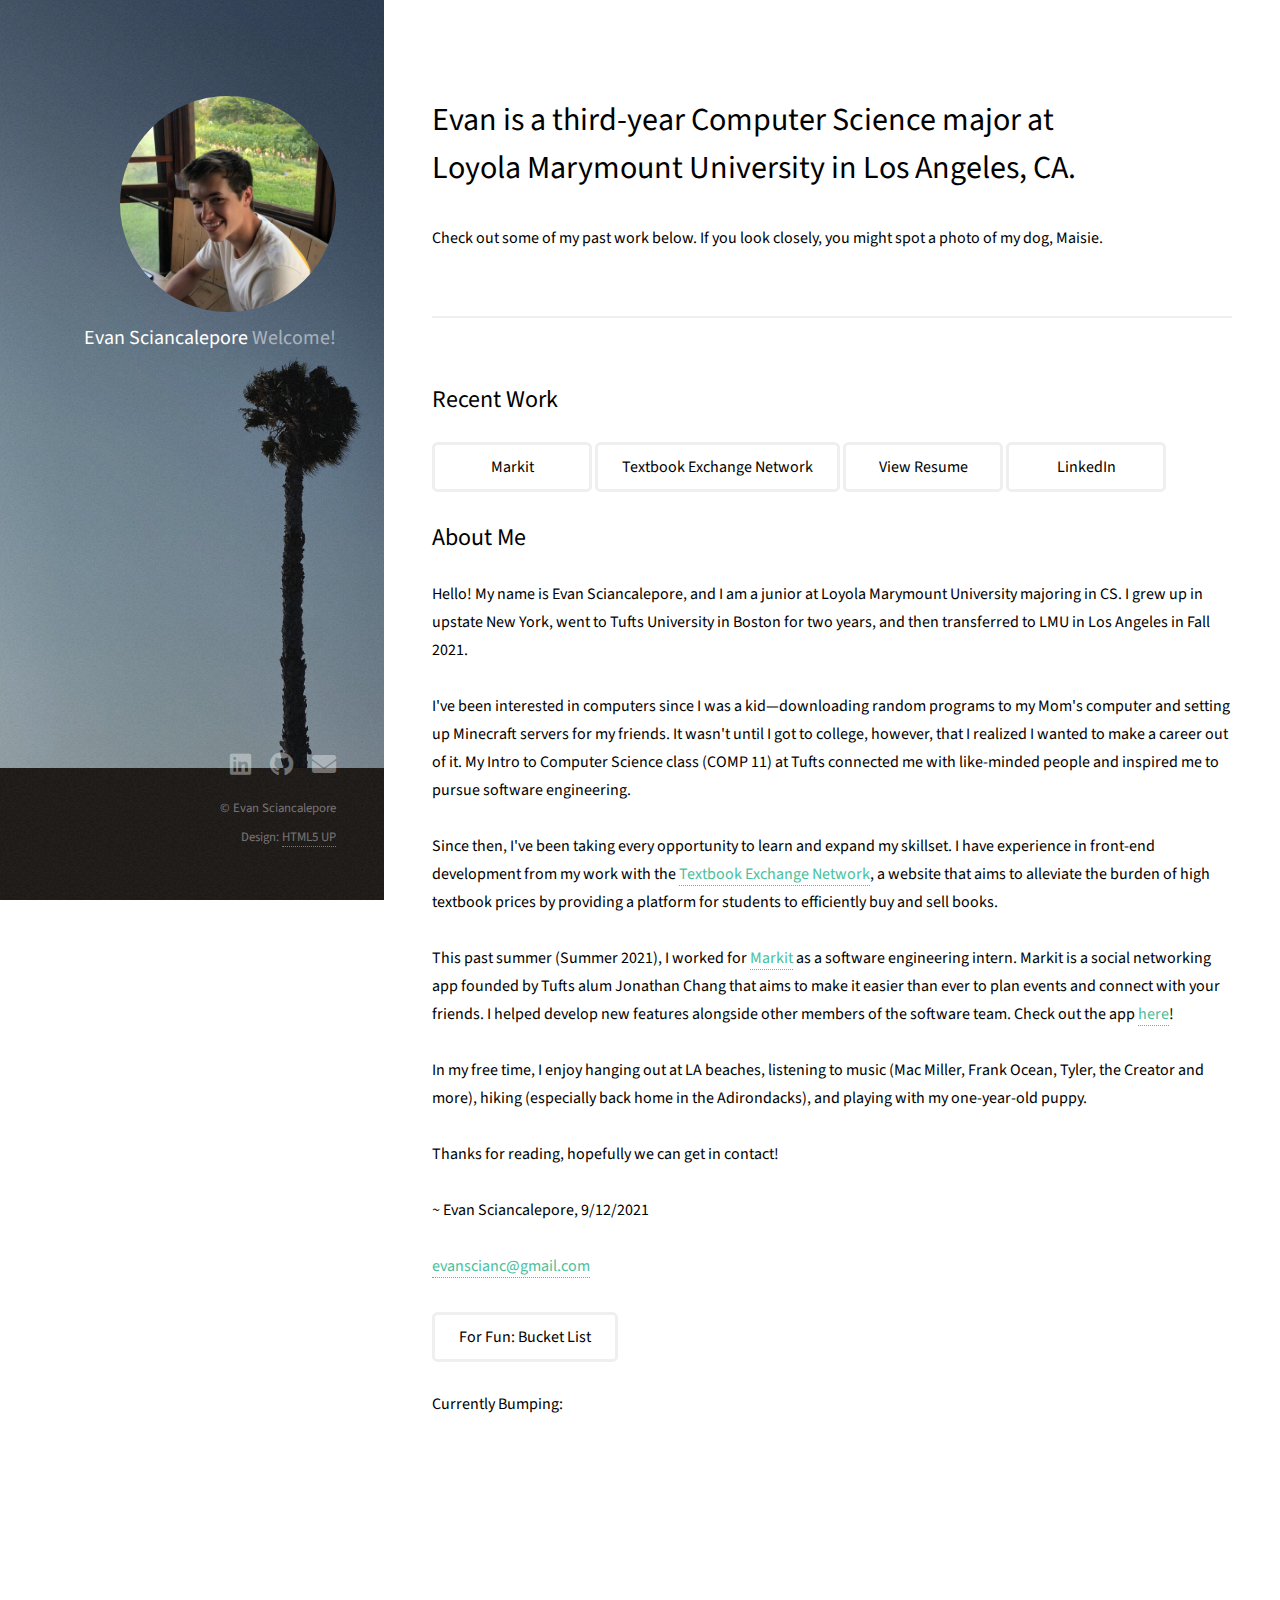
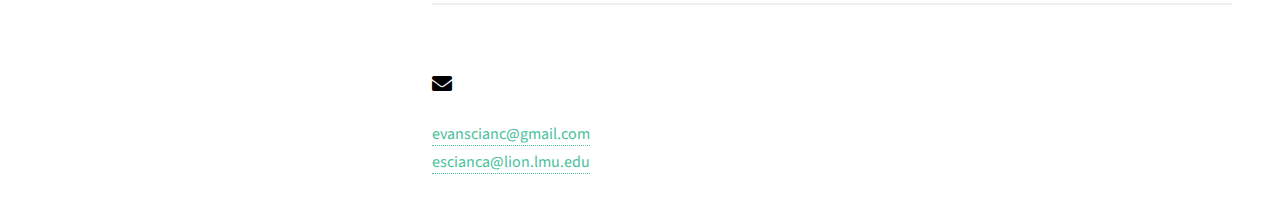
<file: index.html>
<!DOCTYPE HTML>
<!--
	Strata by HTML5 UP
	html5up.net | @ajlkn
	Free for personal and commercial use under the CCA 3.0 license (html5up.net/license)
-->
<html>
	<head>
		<title>Evan Sciancalepore</title>
		<meta charset="utf-8" />
		<meta name="viewport" content="width=device-width, initial-scale=1, user-scalable=no" />
		<link rel="stylesheet" href="assets/css/main.css" />
	</head>
	<body class="is-preload">

		<!-- Header -->
			<header id="header">
				<div class="inner">
					<!-- <a href="images/evanbig.jpg" class="image avatar" target="_blank" rel="noopener noreferrer"><img src="images/rsz_veriheal_headshot_1.jpg" alt="" /></a> -->
					<img style="width:75%; border-radius:50%; align-self: center; border: 15 px solid white;" src="images/avatar_real.jpg" alt="Avatar">
					<h1 style="align-self: center;"><strong>Evan Sciancalepore</strong><br />
					Welcome!</h1>
				</div>
			</header>

		<!-- Main -->
			<div id="main">

				<!-- One -->
					<section id="one">
						<header class="major">
							<h2>Evan is a third-year Computer Science major at <br /> Loyola Marymount University in Los Angeles, CA.</h2>
						</header>
						<p> Check out some of my past work below. If you look closely, you might spot a photo of my dog, Maisie.  </p>
						
					</section>

				<!-- Two -->
					<section id="two">
						<h2>Recent Work</h2>
						
							<a href="markit.html" class="button">Markit</a>
							<a href="https://www.textbookexchangenetwork.com/" class="button">Textbook Exchange Network</a>
							<a href="images/Evan_Sciancalepore_Resume.pdf" class="button">View Resume</a>
							<a href="https://www.linkedin.com/in/evan-sciancalepore-08660a1b4/" class="button">LinkedIn</a>

						</br>
						</br>

						<a id="about"> </a>
							<h2> About Me </h2>
								<p> Hello! My name is Evan Sciancalepore, and I am a junior at Loyola Marymount University majoring in CS.  
									I grew up in upstate New York, went to Tufts University in Boston for two years, and then transferred to LMU in
									Los Angeles in Fall 2021.
									<br />
									<br />
									I've been interested in computers since I was a kid—downloading random programs to my Mom's computer and setting up
									Minecraft servers for my friends. It wasn't until I got to college, however, that I realized I wanted to make a career
									out of it. My Intro to Computer Science class (COMP 11) at Tufts connected me with like-minded people and inspired
									me to pursue software engineering.
									<br />
									<br />
									Since then, I've been taking every opportunity to learn and expand my skillset. I have experience in front-end
									development from my work with the <a href="https://www.textbookexchangenetwork.com/" class="label">Textbook Exchange Network</a>, a website that aims to alleviate the
									burden of high textbook prices by providing a platform for students to efficiently buy and sell books.
									<br />
									<br />
									This past summer (Summer 2021), I worked for <a href="https://www.instagram.com/markitapp_/" class="label">Markit</a>
									as a software engineering intern. 
								 	Markit is a social networking app founded by Tufts alum Jonathan Chang that aims to make it easier than ever to plan events
									and connect with your friends. I helped develop new features alongside other members of the software team.
									Check out the app <a href="https://apps.apple.com/us/app/markit-explore-and-connect/id1549432558" class="label">here</a>!
									<br />
									<br />
									In my free time, I enjoy hanging out at LA beaches, 
									listening to music (Mac Miller, Frank Ocean, Tyler, the Creator and more),
									hiking (especially back home in the Adirondacks), and playing with my one-year-old puppy.
									<br />
									<br />
									Thanks for reading, hopefully we can get in contact!
									<br />
									<br />
									~ Evan Sciancalepore, 9/12/2021
									<br />
									<br />
									<a href="mailto:evanscianc@gmail.com">evanscianc@gmail.com</a>


								</p>

								<a href="bucketlist.html" class="button">For Fun: Bucket List</a>

								<br />
								<br />

								<p>
									Currently Bumping:

								</p>	
								<iframe src="https://open.spotify.com/embed/track/38Yamwrtcc9Niupl3kH8pH" width="300" height="80" frameborder="0" allowtransparency="true" allow="encrypted-media"></iframe>
						
					</section>

				<!-- Three -->
					<section id="three">
							<h3 class="icon solid fa-envelope"><span class="label">Email</span></h3>
							<a href="mailto:evanscianc@gmail.com">evanscianc@gmail.com</a>
							<br />
							<a href="mailto:escianca@lion.lmu.edu">escianca@lion.lmu.edu</a>
						</div>
					</section>

			</div>

		<!-- Footer -->
			<footer id="footer">
				<div class="inner">
					<ul class="icons">
						<li><a href="https://www.linkedin.com/in/evan-sciancalepore-08660a1b4/" class="icon brands fa-linkedin"><span class="label">LinkedIn</span></a></li>
						<li><a href="https://github.com/evanscianc" class="icon brands fa-github"><span class="label">Github</span></a></li>
						<li><a href="mailto:escianca@lion.lmu.edu" class="icon solid fa-envelope"><span class="label">Email</span></a></li>
					</ul>
					<ul class="copyright">
						<li>&copy; Evan Sciancalepore</li><li>Design: <a href="http://html5up.net">HTML5 UP</a></li>
					</ul>
				</div>
			</footer>

		<!-- Scripts -->
			<script src="assets/js/jquery.min.js"></script>
			<script src="assets/js/jquery.poptrox.min.js"></script>
			<script src="assets/js/browser.min.js"></script>
			<script src="assets/js/breakpoints.min.js"></script>
			<script src="assets/js/util.js"></script>
			<script src="assets/js/main.js"></script>

	</body>
</html>
</file>
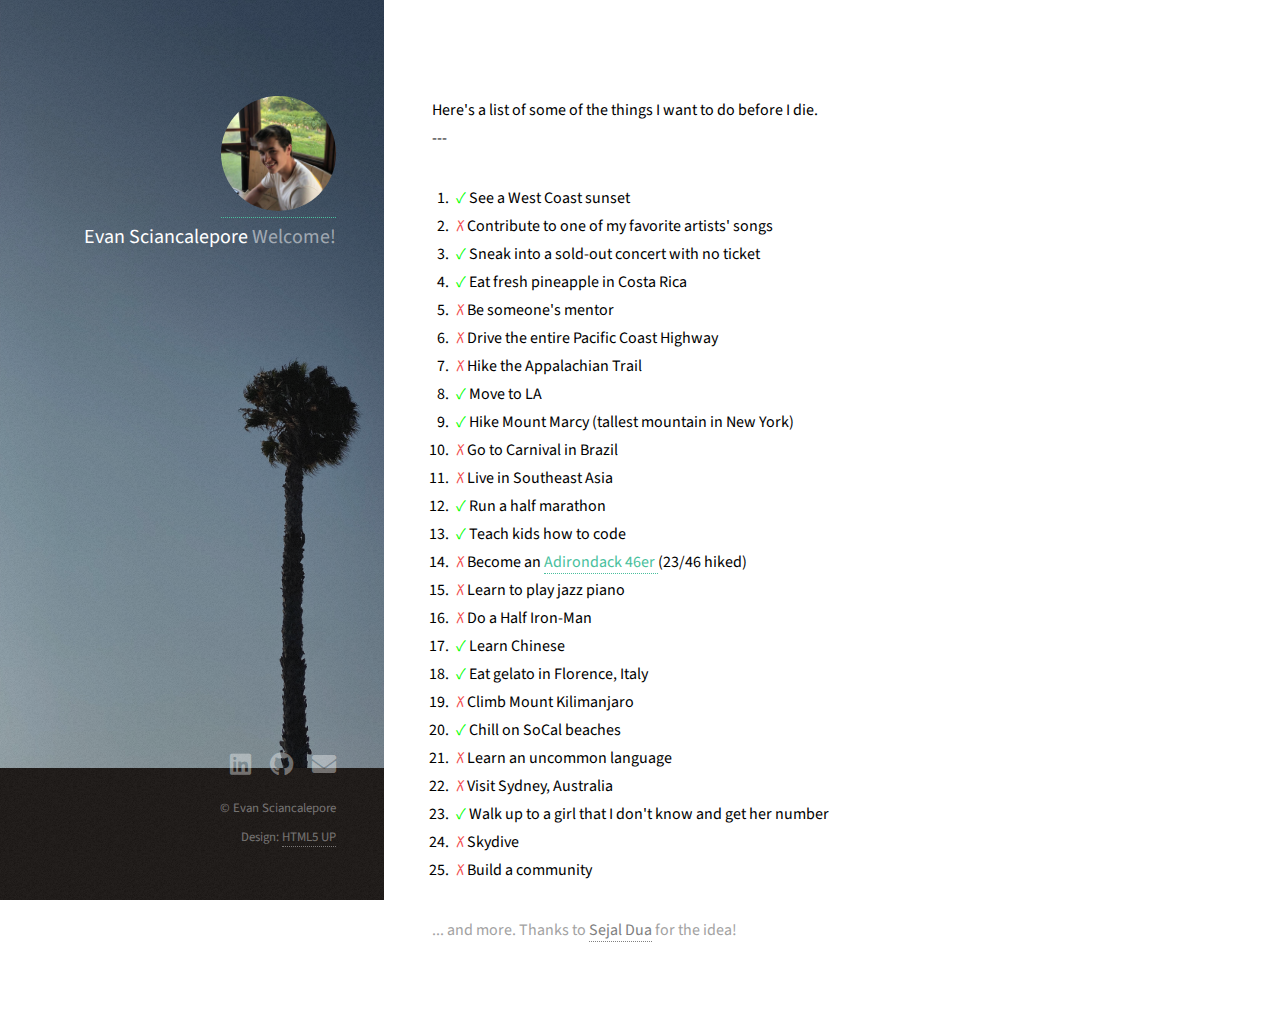
<file: bucketlist.html>
<!DOCTYPE HTML>
<!--
	Strata by HTML5 UP
	html5up.net | @ajlkn
	Free for personal and commercial use under the CCA 3.0 license (html5up.net/license)
-->
<html>
	<head>
		<title>Evan Sciancalepore</title>
		<meta charset="utf-8" />
		<meta name="viewport" content="width=device-width, initial-scale=1, user-scalable=no" />
		<link rel="stylesheet" href="assets/css/main.css" />
	</head>
	<body class="is-preload">

		<!-- Header -->
			<header id="header">
				<div class="inner">
					<!-- <a href="images/evanbig.jpg" class="image avatar" target="_blank" rel="noopener noreferrer"><img src="images/rsz_veriheal_headshot_1.jpg" alt="" /></a> -->
					<a href="index.html"><img style="width:40%; border-radius:50%; align-self: center; border: 15 px solid white;" src="images/avatar_real.jpg" alt="Avatar"> </a>
					<h1 style="align-self: center;"><strong>Evan Sciancalepore</strong><br />
					Welcome!</h1>
				</div>
			</header>

		<!-- Main -->
        <div id="main">
        <p>
            Here's a list of some of the things I want to do before I die.  <br>
            ---
            <br>
            <ol>
                <li><span style="color:lime">✓</span> See a West Coast sunset</li>
                <li><span style="color:rgb(241, 78, 78)">✗</span> Contribute to one of my favorite artists' songs</li>
                <li><span style="color:lime">✓</span> Sneak into a sold-out concert with no ticket</li>
                <li><span style="color:lime">✓</span> Eat fresh pineapple in Costa Rica</li>
                <li><span style="color:rgb(241, 78, 78)">✗</span> Be someone's mentor</li>
                <li><span style="color:rgb(241, 78, 78)">✗</span> Drive the entire Pacific Coast Highway</li>
                <li><span style="color:rgb(241, 78, 78)">✗</span> Hike the Appalachian Trail</li>
                <li><span style="color:lime">✓</span> Move to LA</li>
                <li><span style="color:lime">✓</span> Hike Mount Marcy (tallest mountain in New York) </li>
                <li><span style="color:rgb(241, 78, 78)">✗</span> Go to Carnival in Brazil </li>
                <li><span style="color:rgb(241, 78, 78)">✗</span> Live in Southeast Asia </li>
                <li><span style="color:lime">✓</span> Run a half marathon</li>
                <li><span style="color:lime">✓</span> Teach kids how to code </li>
                <li><span style="color:rgb(241, 78, 78)">✗</span> Become an <a href="http://www.adk46er.org/"> Adirondack 46er </a> (23/46 hiked) </li>
                <li><span style="color:rgb(241, 78, 78)">✗</span> Learn to play jazz piano </li>
                <li><span style="color:rgb(241, 78, 78)">✗</span> Do a Half Iron-Man </li>
                <li><span style="color:lime">✓</span> Learn Chinese</li>
                <li><span style="color:lime">✓</span> Eat gelato in Florence, Italy </li>
                <li><span style="color:rgb(241, 78, 78)">✗</span> Climb Mount Kilimanjaro </li>
                <li><span style="color:lime">✓</span> Chill on SoCal beaches </li>
                <li><span style="color:rgb(241, 78, 78)">✗</span> Learn an uncommon language </li>
                <li><span style="color:rgb(241, 78, 78)">✗</span> Visit Sydney, Australia </li>
                <li><span style="color:lime">✓</span> Walk up to a girl that I don't know and get her number</li>
                <li><span style="color:rgb(241, 78, 78)">✗</span> Skydive </li>
                <li><span style="color:rgb(241, 78, 78)">✗</span> Build a community </li>
            </ol>

            ... and more. Thanks to <b><a class="effect-underline" style="color:gray" href="https://sejaldua.com/">Sejal Dua</a></b> for the idea!

            </p>
        </div>
    </div>

		<!-- Footer -->
			<footer id="footer">
				<div class="inner">
					<ul class="icons">
						<li><a href="https://www.linkedin.com/in/evan-sciancalepore-08660a1b4/" class="icon brands fa-linkedin"><span class="label">LinkedIn</span></a></li>
						<li><a href="https://github.com/evanscianc" class="icon brands fa-github"><span class="label">Github</span></a></li>
						<li><a href="mailto:escianca@lion.lmu.edu" class="icon solid fa-envelope"><span class="label">Email</span></a></li>
					</ul>
					<ul class="copyright">
						<li>&copy; Evan Sciancalepore</li><li>Design: <a href="http://html5up.net">HTML5 UP</a></li>
					</ul>
				</div>
			</footer>

		<!-- Scripts -->
			<script src="assets/js/jquery.min.js"></script>
			<script src="assets/js/jquery.poptrox.min.js"></script>
			<script src="assets/js/browser.min.js"></script>
			<script src="assets/js/breakpoints.min.js"></script>
			<script src="assets/js/util.js"></script>
			<script src="assets/js/main.js"></script>

	</body>
</html>
</file>
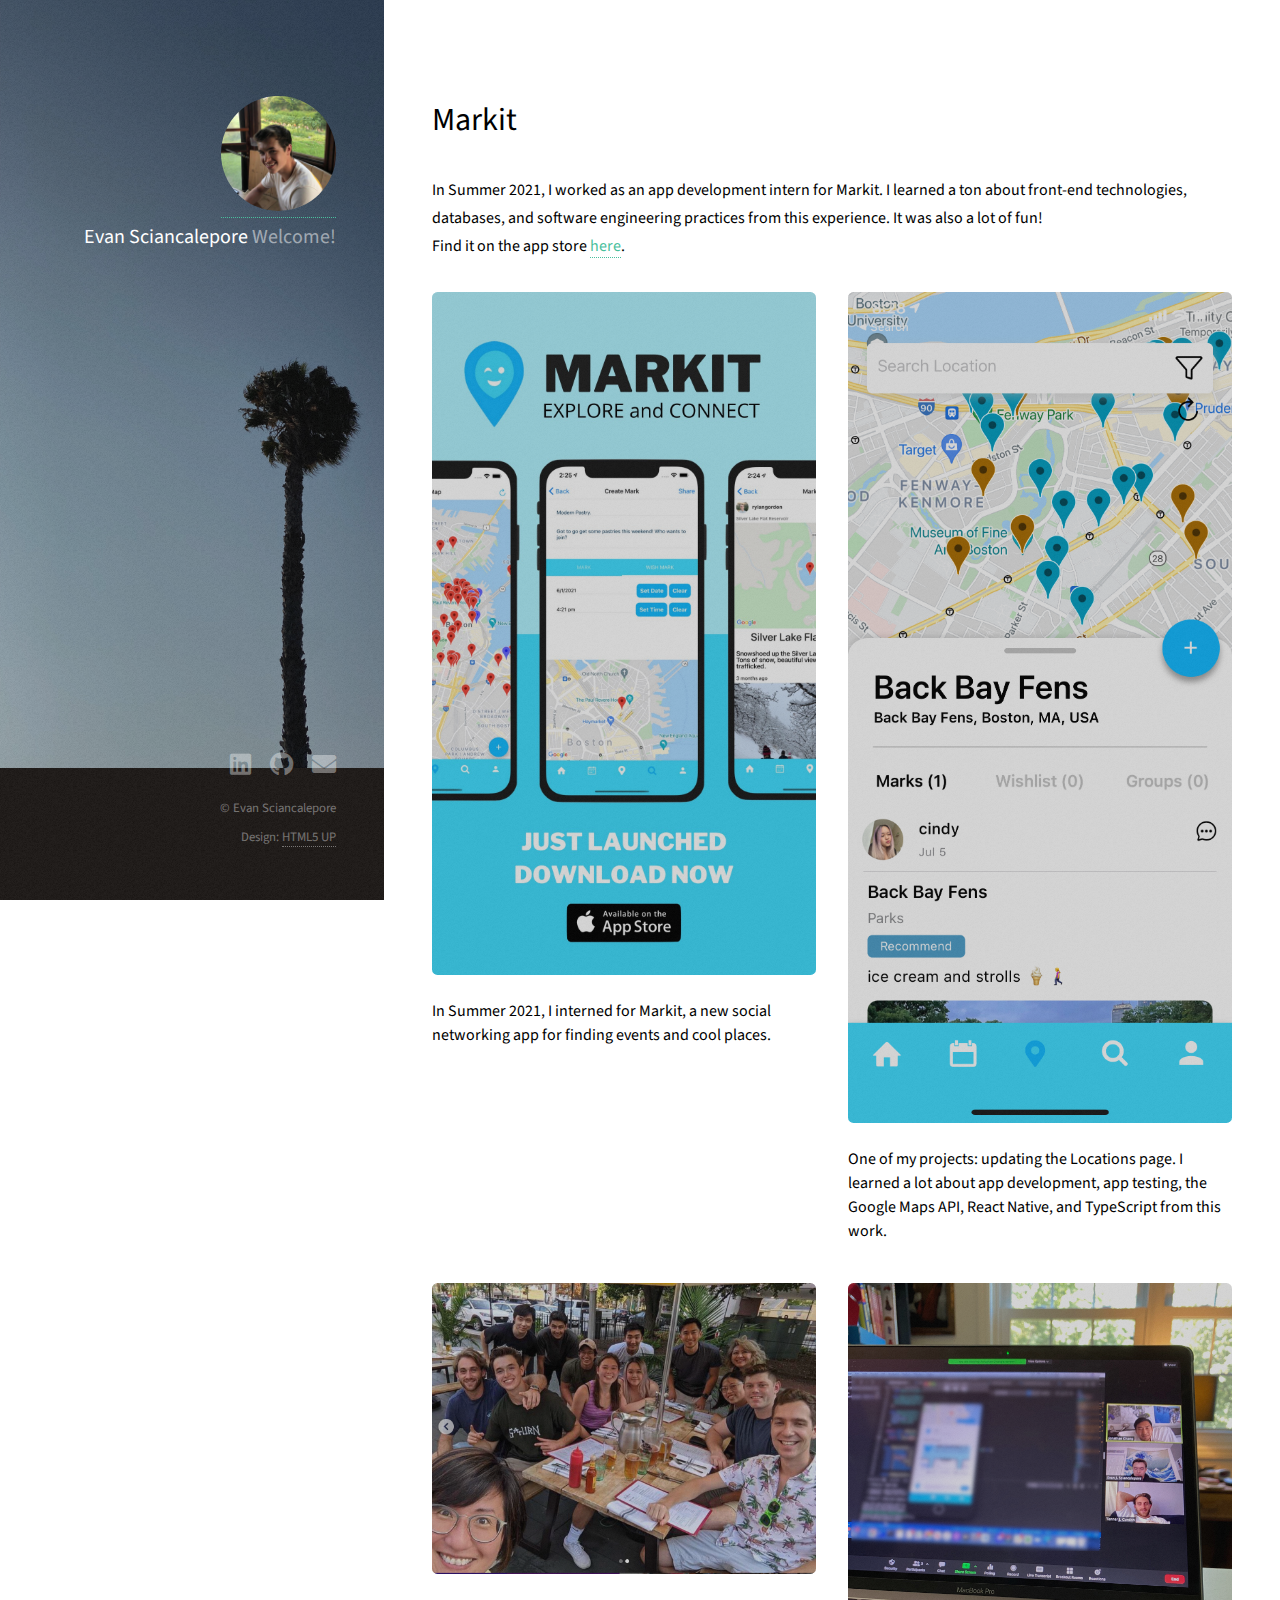
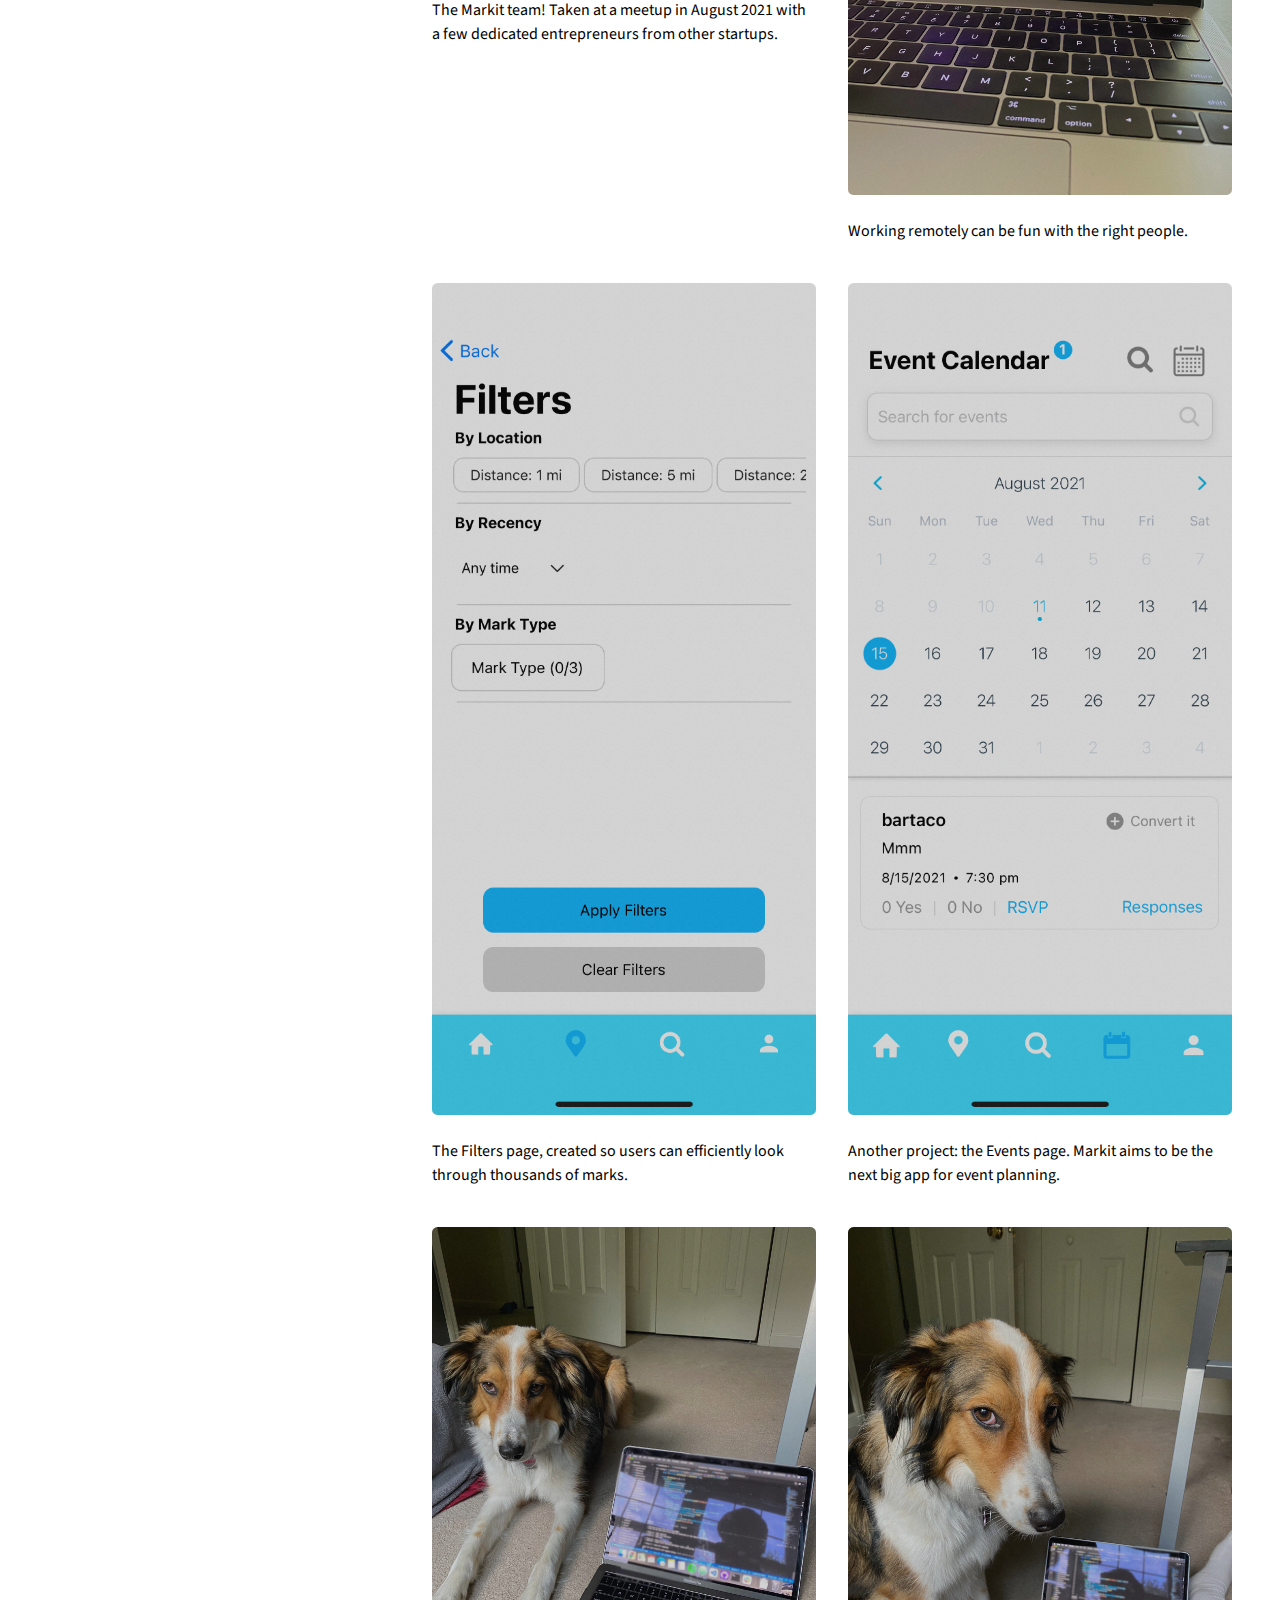
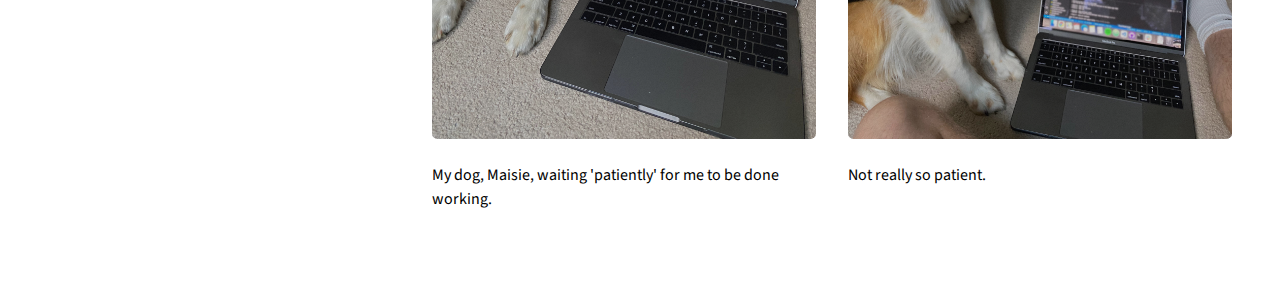
<file: markit.html>
<!DOCTYPE HTML>
<!--
	Strata by HTML5 UP
	html5up.net | @ajlkn
	Free for personal and commercial use under the CCA 3.0 license (html5up.net/license)
-->
<html>
	<head>
		<title>Evan Sciancalepore</title>
		<meta charset="utf-8" />
		<meta name="viewport" content="width=device-width, initial-scale=1, user-scalable=no" />
		<link rel="stylesheet" href="assets/css/main.css" />
	</head>
	<body class="is-preload">

		<!-- Header -->
			<header id="header">
				<div class="inner">
					<!-- <a href="images/evanbig.jpg" class="image avatar" target="_blank" rel="noopener noreferrer"><img src="images/rsz_veriheal_headshot_1.jpg" alt="" /></a> -->
					<a href="index.html"><img style="width:40%; border-radius:50%; align-self: center; border: 15 px solid white;" src="images/avatar_real.jpg" alt="Avatar"> </a>					<h1 style="align-self: center;"><strong>Evan Sciancalepore</strong><br />
					Welcome!</h1>
				</div>
			</header>

		<!-- Main -->
			<div id="main">

				<h1> Markit </h1>
				<p> In Summer 2021, I worked as an app development intern for Markit. I learned a ton about front-end technologies,
					databases, and software engineering practices from this experience. It was also a lot of fun!
					<br />Find it on the app store <a href="https://apps.apple.com/us/app/markit-explore-and-connect/id1549432558" class="label">here</a>. </p>
				<div class="row">
					<article class="col-6 col-12-xsmall work-item">
						<a href="images/markit/markit_ad.jpg" class="image fit thumb"><img src="images/markit/markit_ad.JPG" alt="" /></a>
						<h3> In Summer 2021, I interned for Markit, a new social networking app for finding events and cool places. </h3>
					</article>
					<article class="col-6 col-12-xsmall work-item">
						<a href="images/markit/location.PNG" class="image fit thumb"><img src="images/markit/location.PNG" alt="" /> </a>
						<h3>One of my projects: updating the Locations page. I learned a lot about app development, app testing, 
							the Google Maps API, React Native, and TypeScript from this work.
						</h3>
					</article>
					<article class="col-6 col-12-xsmall work-item">
						<a href="images/markit/team_photo.PNG" class="image fit thumb"><img src="images/markit/team_photo.PNG" alt="" /> </a>
						<h3>The Markit team! Taken at a meetup in August 2021 with a few dedicated entrepreneurs from other startups.
						</h3>
					</article>
					<article class="col-6 col-12-xsmall work-item">
						<a href="images/markit/working_remotely_gang.jpg" class="image fit thumb"><img src="images/markit/working_remotely_gang.jpg" alt="" /> </a>
						<h3>Working remotely can be fun with the right people.
						</h3>
					</article>
					<article class="col-6 col-12-xsmall work-item">
						<a href="images/markit/filters.PNG" class="image fit thumb"><img src="images/markit/filters.PNG" alt="" /> </a>
						<h3>
							The Filters page, created so users can efficiently look through thousands of marks.
							
						</h3>
					</article>
					<article class="col-6 col-12-xsmall work-item">
						<a href="images/markit/events.PNG" class="image fit thumb"><img src="images/markit/events.PNG" alt="" /> </a>
						<h3>Another project: the Events page. Markit aims to be the next big app for event planning.
						</h3>
					</article>
					<article class="col-6 col-12-xsmall work-item">
						<a href="images/markit/patient_puppy.jpg" class="image fit thumb"><img src="images/markit/patient_puppy.jpg" alt="" /> </a>
						<h3>My dog, Maisie, waiting 'patiently' for me to be done working.</h3>
					</article>
					<article class="col-6 col-12-xsmall work-item">
						<a href="images/markit/less_patient_puppy.jpeg" class="image fit thumb"><img src="images/markit/less_patient_puppy.jpeg" alt="" /> </a>
						<h3>Not really so patient.</h3>
					</article>
				</div>
						
			</div>

		<!-- Footer -->
			<footer id="footer">
				<div class="inner">
					<ul class="icons">
						<li><a href="https://www.linkedin.com/in/evan-sciancalepore-08660a1b4/" class="icon brands fa-linkedin"><span class="label">LinkedIn</span></a></li>
						<li><a href="https://github.com/evanscianc" class="icon brands fa-github"><span class="label">Github</span></a></li>
						<li><a href="mailto:escianca@lion.lmu.edu" class="icon solid fa-envelope"><span class="label">Email</span></a></li>
					</ul>
					<ul class="copyright">
						<li>&copy; Evan Sciancalepore</li><li>Design: <a href="http://html5up.net">HTML5 UP</a></li>
					</ul>
				</div>
			</footer>

		<!-- Scripts -->
			<script src="assets/js/jquery.min.js"></script>
			<script src="assets/js/jquery.poptrox.min.js"></script>
			<script src="assets/js/browser.min.js"></script>
			<script src="assets/js/breakpoints.min.js"></script>
			<script src="assets/js/util.js"></script>
			<script src="assets/js/main.js"></script>

	</body>
</html>
</file>
<file: assets/css/main.css>
@import url("fontawesome-all.min.css");
@import url("https://fonts.googleapis.com/css?family=Source+Sans+Pro:400,400italic");

/*
	Strata by HTML5 UP
	html5up.net | @ajlkn
	Free for personal and commercial use under the CCA 3.0 license (html5up.net/license)
*/

html, body, div, span, applet, object,
iframe, h1, h2, h3, h4, h5, h6, p, blockquote,
pre, a, abbr, acronym, address, big, cite,
code, del, dfn, em, img, ins, kbd, q, s, samp,
small, strike, strong, sub, sup, tt, var, b,
u, i, center, dl, dt, dd, ol, ul, li, fieldset,
form, label, legend, table, caption, tbody,
tfoot, thead, tr, th, td, article, aside,
canvas, details, embed, figure, figcaption,
footer, header, hgroup, menu, nav, output, ruby,
section, summary, time, mark, audio, video {
	margin: 0;
	padding: 0;
	border: 0;
	font-size: 100%;
	font: inherit;
	vertical-align: baseline;}

article, aside, details, figcaption, figure,
footer, header, hgroup, menu, nav, section {
	display: block;}

body {
	line-height: 1;
}

ol, ul {
	list-style: none;
	color: #000;
}

blockquote, q {
	quotes: none;
}

	blockquote:before, blockquote:after, q:before, q:after {
		content: '';
		content: none;
	}

table {
	border-collapse: collapse;
	border-spacing: 0;
}

body {
	-webkit-text-size-adjust: none;
}

mark {
	background-color: transparent;
	color: inherit;
}

input::-moz-focus-inner {
	border: 0;
	padding: 0;
}

input, select, textarea {
	-moz-appearance: none;
	-webkit-appearance: none;
	-ms-appearance: none;
	appearance: none;
}

/* Basic */

	html {
		box-sizing: border-box;
	}

	*, *:before, *:after {
		box-sizing: inherit;
	}

	body {
		background: #fff;
	}

		body.is-preload *, body.is-preload *:before, body.is-preload *:after {
			-moz-animation: none !important;
			-webkit-animation: none !important;
			-ms-animation: none !important;
			animation: none !important;
			-moz-transition: none !important;
			-webkit-transition: none !important;
			-ms-transition: none !important;
			transition: none !important;
		}

	body, input, select, textarea {
		color: #a2a2a2;
		font-family: "Source Sans Pro", Helvetica, sans-serif;
		font-size: 16pt;
		font-weight: 400;
		line-height: 1.75em;
	}

	a {
		-moz-transition: color 0.2s ease-in-out, border-color 0.2s ease-in-out;
		-webkit-transition: color 0.2s ease-in-out, border-color 0.2s ease-in-out;
		-ms-transition: color 0.2s ease-in-out, border-color 0.2s ease-in-out;
		transition: color 0.2s ease-in-out, border-color 0.2s ease-in-out;
		border-bottom: dotted 1px;
		color: #49bf9d;
		text-decoration: none;
	}

		a:hover {
			border-bottom-color: transparent;
			color: #49bf9d !important;
			text-decoration: none;
		}

	strong, b {
		color: #787878;
		font-weight: 400;
	}

	em, i {
		font-style: italic;
	}

	p {
		margin: 0 0 2em 0;
		color: #000;
	}

	h1, h2, h3, h4, h5, h6 {
		color: #000; /* #787878 */
		font-weight: 400;
		line-height: 1em;
		margin: 0 0 1em 0;
	}

		h1 a, h2 a, h3 a, h4 a, h5 a, h6 a {
			color: inherit;
			text-decoration: none;
		}

	h1 {
		font-size: 2em;
		line-height: 1.5em;
	}

	h2 {
		font-size: 1.5em;
		line-height: 1.5em;
	}

	h3 {
		font-size: 1.25em;
		line-height: 1.5em;
	}

	h4 {
		font-size: 1.1em;
		line-height: 1.5em;
	}

	h5 {
		font-size: 0.9em;
		line-height: 1.5em;
	}

	h6 {
		font-size: 0.7em;
		line-height: 1.5em;
	}

	sub {
		font-size: 0.8em;
		position: relative;
		top: 0.5em;
	}

	sup {
		font-size: 0.8em;
		position: relative;
		top: -0.5em;
	}

	hr {
		border: 0;
		border-bottom: solid 2px #efefef;
		margin: 2em 0;
	}

		hr.major {
			margin: 3em 0;
		}

	blockquote {
		border-left: solid 6px #efefef;
		font-style: italic;
		margin: 0 0 2em 0;
		padding: 0.5em 0 0.5em 1.5em;
	}

	code {
		background: #f7f7f7;
		border-radius: 0.35em;
		border: solid 2px #efefef;
		font-family: "Courier New", monospace;
		font-size: 0.9em;
		margin: 0 0.25em;
		padding: 0.25em 0.65em;
	}

	pre {
		-webkit-overflow-scrolling: touch;
		font-family: "Courier New", monospace;
		font-size: 0.9em;
		margin: 0 0 2em 0;
	}

		pre code {
			display: block;
			line-height: 1.75em;
			padding: 1em 1.5em;
			overflow-x: auto;
		}

	.align-left {
		text-align: left;
	}

	.align-center {
		text-align: center;
	}

	.align-right {
		text-align: right;
	}

/* Container */

	.container {
		margin: 0 auto;
		max-width: calc(100% - 4em);
		width: 100%;
	}

		.container.xsmall {
			width: 25%;
		}

		.container.small {
			width: 50%;
		}

		.container.medium {
			width: 75%;
		}

		.container.large {
			width: 125%;
		}

		.container.xlarge {
			width: 150%;
		}

		.container.max {
			width: 100%;
		}

		@media screen and (max-width: 980px) {

			.container {
				width: 100% !important;
				max-width: 100% !important;
			}

		}

		@media screen and (max-width: 480px) {

			.container {
				max-width: calc(100% - 3em);
			}

		}

/* Row */

	.row {
		display: flex;
		flex-wrap: wrap;
		box-sizing: border-box;
		align-items: stretch;
	}

		.row > * {
			box-sizing: border-box;
		}

		.row.gtr-uniform > * > :last-child {
			margin-bottom: 0;
		}

		.row.aln-left {
			justify-content: flex-start;
		}

		.row.aln-center {
			justify-content: center;
		}

		.row.aln-right {
			justify-content: flex-end;
		}

		.row.aln-top {
			align-items: flex-start;
		}

		.row.aln-middle {
			align-items: center;
		}

		.row.aln-bottom {
			align-items: flex-end;
		}

		.row > .imp {
			order: -1;
		}

		.row > .col-1 {
			width: 8.33333%;
		}

		.row > .off-1 {
			margin-left: 8.33333%;
		}

		.row > .col-2 {
			width: 16.66667%;
		}

		.row > .off-2 {
			margin-left: 16.66667%;
		}

		.row > .col-3 {
			width: 25%;
		}

		.row > .off-3 {
			margin-left: 25%;
		}

		.row > .col-4 {
			width: 33.33333%;
		}

		.row > .off-4 {
			margin-left: 33.33333%;
		}

		.row > .col-5 {
			width: 41.66667%;
		}

		.row > .off-5 {
			margin-left: 41.66667%;
		}

		.row > .col-6 {
			width: 50%;
		}

		.row > .off-6 {
			margin-left: 50%;
		}

		.row > .col-7 {
			width: 58.33333%;
		}

		.row > .off-7 {
			margin-left: 58.33333%;
		}

		.row > .col-8 {
			width: 66.66667%;
		}

		.row > .off-8 {
			margin-left: 66.66667%;
		}

		.row > .col-9 {
			width: 75%;
		}

		.row > .off-9 {
			margin-left: 75%;
		}

		.row > .col-10 {
			width: 83.33333%;
		}

		.row > .off-10 {
			margin-left: 83.33333%;
		}

		.row > .col-11 {
			width: 91.66667%;
		}

		.row > .off-11 {
			margin-left: 91.66667%;
		}

		.row > .col-12 {
			width: 100%;
		}

		.row > .off-12 {
			margin-left: 100%;
		}

		.row.gtr-0 {
			margin-top: 0;
			margin-left: 0em;
		}

			.row.gtr-0 > * {
				padding: 0 0 0 0em;
			}

			.row.gtr-0.gtr-uniform {
				margin-top: 0em;
			}

				.row.gtr-0.gtr-uniform > * {
					padding-top: 0em;
				}

		.row.gtr-25 {
			margin-top: 0;
			margin-left: -0.625em;
		}

			.row.gtr-25 > * {
				padding: 0 0 0 0.625em;
			}

			.row.gtr-25.gtr-uniform {
				margin-top: -0.625em;
			}

				.row.gtr-25.gtr-uniform > * {
					padding-top: 0.625em;
				}

		.row.gtr-50 {
			margin-top: 0;
			margin-left: -1.25em;
		}

			.row.gtr-50 > * {
				padding: 0 0 0 1.25em;
			}

			.row.gtr-50.gtr-uniform {
				margin-top: -1.25em;
			}

				.row.gtr-50.gtr-uniform > * {
					padding-top: 1.25em;
				}

		.row {
			margin-top: 0;
			margin-left: -2.5em;
		}

			.row > * {
				padding: 0 0 0 2.5em;
			}

			.row.gtr-uniform {
				margin-top: -2.5em;
			}

				.row.gtr-uniform > * {
					padding-top: 2.5em;
				}

		.row.gtr-150 {
			margin-top: 0;
			margin-left: -3.75em;
		}

			.row.gtr-150 > * {
				padding: 0 0 0 3.75em;
			}

			.row.gtr-150.gtr-uniform {
				margin-top: -3.75em;
			}

				.row.gtr-150.gtr-uniform > * {
					padding-top: 3.75em;
				}

		.row.gtr-200 {
			margin-top: 0;
			margin-left: -5em;
		}

			.row.gtr-200 > * {
				padding: 0 0 0 5em;
			}

			.row.gtr-200.gtr-uniform {
				margin-top: -5em;
			}

				.row.gtr-200.gtr-uniform > * {
					padding-top: 5em;
				}

		@media screen and (max-width: 1800px) {

			.row {
				display: flex;
				flex-wrap: wrap;
				box-sizing: border-box;
				align-items: stretch;
			}

				.row > * {
					box-sizing: border-box;
				}

				.row.gtr-uniform > * > :last-child {
					margin-bottom: 0;
				}

				.row.aln-left {
					justify-content: flex-start;
				}

				.row.aln-center {
					justify-content: center;
				}

				.row.aln-right {
					justify-content: flex-end;
				}

				.row.aln-top {
					align-items: flex-start;
				}

				.row.aln-middle {
					align-items: center;
				}

				.row.aln-bottom {
					align-items: flex-end;
				}

				.row > .imp-xlarge {
					order: -1;
				}

				.row > .col-1-xlarge {
					width: 8.33333%;
				}

				.row > .off-1-xlarge {
					margin-left: 8.33333%;
				}

				.row > .col-2-xlarge {
					width: 16.66667%;
				}

				.row > .off-2-xlarge {
					margin-left: 16.66667%;
				}

				.row > .col-3-xlarge {
					width: 25%;
				}

				.row > .off-3-xlarge {
					margin-left: 25%;
				}

				.row > .col-4-xlarge {
					width: 33.33333%;
				}

				.row > .off-4-xlarge {
					margin-left: 33.33333%;
				}

				.row > .col-5-xlarge {
					width: 41.66667%;
				}

				.row > .off-5-xlarge {
					margin-left: 41.66667%;
				}

				.row > .col-6-xlarge {
					width: 50%;
				}

				.row > .off-6-xlarge {
					margin-left: 50%;
				}

				.row > .col-7-xlarge {
					width: 58.33333%;
				}

				.row > .off-7-xlarge {
					margin-left: 58.33333%;
				}

				.row > .col-8-xlarge {
					width: 66.66667%;
				}

				.row > .off-8-xlarge {
					margin-left: 66.66667%;
				}

				.row > .col-9-xlarge {
					width: 75%;
				}

				.row > .off-9-xlarge {
					margin-left: 75%;
				}

				.row > .col-10-xlarge {
					width: 83.33333%;
				}

				.row > .off-10-xlarge {
					margin-left: 83.33333%;
				}

				.row > .col-11-xlarge {
					width: 91.66667%;
				}

				.row > .off-11-xlarge {
					margin-left: 91.66667%;
				}

				.row > .col-12-xlarge {
					width: 100%;
				}

				.row > .off-12-xlarge {
					margin-left: 100%;
				}

				.row.gtr-0 {
					margin-top: 0;
					margin-left: 0em;
				}

					.row.gtr-0 > * {
						padding: 0 0 0 0em;
					}

					.row.gtr-0.gtr-uniform {
						margin-top: 0em;
					}

						.row.gtr-0.gtr-uniform > * {
							padding-top: 0em;
						}

				.row.gtr-25 {
					margin-top: 0;
					margin-left: -0.625em;
				}

					.row.gtr-25 > * {
						padding: 0 0 0 0.625em;
					}

					.row.gtr-25.gtr-uniform {
						margin-top: -0.625em;
					}

						.row.gtr-25.gtr-uniform > * {
							padding-top: 0.625em;
						}

				.row.gtr-50 {
					margin-top: 0;
					margin-left: -1.25em;
				}

					.row.gtr-50 > * {
						padding: 0 0 0 1.25em;
					}

					.row.gtr-50.gtr-uniform {
						margin-top: -1.25em;
					}

						.row.gtr-50.gtr-uniform > * {
							padding-top: 1.25em;
						}

				.row {
					margin-top: 0;
					margin-left: -2.5em;
				}

					.row > * {
						padding: 0 0 0 2.5em;
					}

					.row.gtr-uniform {
						margin-top: -2.5em;
					}

						.row.gtr-uniform > * {
							padding-top: 2.5em;
						}

				.row.gtr-150 {
					margin-top: 0;
					margin-left: -3.75em;
				}

					.row.gtr-150 > * {
						padding: 0 0 0 3.75em;
					}

					.row.gtr-150.gtr-uniform {
						margin-top: -3.75em;
					}

						.row.gtr-150.gtr-uniform > * {
							padding-top: 3.75em;
						}

				.row.gtr-200 {
					margin-top: 0;
					margin-left: -5em;
				}

					.row.gtr-200 > * {
						padding: 0 0 0 5em;
					}

					.row.gtr-200.gtr-uniform {
						margin-top: -5em;
					}

						.row.gtr-200.gtr-uniform > * {
							padding-top: 5em;
						}

		}

		@media screen and (max-width: 1280px) {

			.row {
				display: flex;
				flex-wrap: wrap;
				box-sizing: border-box;
				align-items: stretch;
			}

				.row > * {
					box-sizing: border-box;
				}

				.row.gtr-uniform > * > :last-child {
					margin-bottom: 0;
				}

				.row.aln-left {
					justify-content: flex-start;
				}

				.row.aln-center {
					justify-content: center;
				}

				.row.aln-right {
					justify-content: flex-end;
				}

				.row.aln-top {
					align-items: flex-start;
				}

				.row.aln-middle {
					align-items: center;
				}

				.row.aln-bottom {
					align-items: flex-end;
				}

				.row > .imp-large {
					order: -1;
				}

				.row > .col-1-large {
					width: 8.33333%;
				}

				.row > .off-1-large {
					margin-left: 8.33333%;
				}

				.row > .col-2-large {
					width: 16.66667%;
				}

				.row > .off-2-large {
					margin-left: 16.66667%;
				}

				.row > .col-3-large {
					width: 25%;
				}

				.row > .off-3-large {
					margin-left: 25%;
				}

				.row > .col-4-large {
					width: 33.33333%;
				}

				.row > .off-4-large {
					margin-left: 33.33333%;
				}

				.row > .col-5-large {
					width: 41.66667%;
				}

				.row > .off-5-large {
					margin-left: 41.66667%;
				}

				.row > .col-6-large {
					width: 50%;
				}

				.row > .off-6-large {
					margin-left: 50%;
				}

				.row > .col-7-large {
					width: 58.33333%;
				}

				.row > .off-7-large {
					margin-left: 58.33333%;
				}

				.row > .col-8-large {
					width: 66.66667%;
				}

				.row > .off-8-large {
					margin-left: 66.66667%;
				}

				.row > .col-9-large {
					width: 75%;
				}

				.row > .off-9-large {
					margin-left: 75%;
				}

				.row > .col-10-large {
					width: 83.33333%;
				}

				.row > .off-10-large {
					margin-left: 83.33333%;
				}

				.row > .col-11-large {
					width: 91.66667%;
				}

				.row > .off-11-large {
					margin-left: 91.66667%;
				}

				.row > .col-12-large {
					width: 100%;
				}

				.row > .off-12-large {
					margin-left: 100%;
				}

				.row.gtr-0 {
					margin-top: 0;
					margin-left: 0em;
				}

					.row.gtr-0 > * {
						padding: 0 0 0 0em;
					}

					.row.gtr-0.gtr-uniform {
						margin-top: 0em;
					}

						.row.gtr-0.gtr-uniform > * {
							padding-top: 0em;
						}

				.row.gtr-25 {
					margin-top: 0;
					margin-left: -0.5em;
				}

					.row.gtr-25 > * {
						padding: 0 0 0 0.5em;
					}

					.row.gtr-25.gtr-uniform {
						margin-top: -0.5em;
					}

						.row.gtr-25.gtr-uniform > * {
							padding-top: 0.5em;
						}

				.row.gtr-50 {
					margin-top: 0;
					margin-left: -1em;
				}

					.row.gtr-50 > * {
						padding: 0 0 0 1em;
					}

					.row.gtr-50.gtr-uniform {
						margin-top: -1em;
					}

						.row.gtr-50.gtr-uniform > * {
							padding-top: 1em;
						}

				.row {
					margin-top: 0;
					margin-left: -2em;
				}

					.row > * {
						padding: 0 0 0 2em;
					}

					.row.gtr-uniform {
						margin-top: -2em;
					}

						.row.gtr-uniform > * {
							padding-top: 2em;
						}

				.row.gtr-150 {
					margin-top: 0;
					margin-left: -3em;
				}

					.row.gtr-150 > * {
						padding: 0 0 0 3em;
					}

					.row.gtr-150.gtr-uniform {
						margin-top: -3em;
					}

						.row.gtr-150.gtr-uniform > * {
							padding-top: 3em;
						}

				.row.gtr-200 {
					margin-top: 0;
					margin-left: -4em;
				}

					.row.gtr-200 > * {
						padding: 0 0 0 4em;
					}

					.row.gtr-200.gtr-uniform {
						margin-top: -4em;
					}

						.row.gtr-200.gtr-uniform > * {
							padding-top: 4em;
						}

		}

		@media screen and (max-width: 980px) {

			.row {
				display: flex;
				flex-wrap: wrap;
				box-sizing: border-box;
				align-items: stretch;
			}

				.row > * {
					box-sizing: border-box;
				}

				.row.gtr-uniform > * > :last-child {
					margin-bottom: 0;
				}

				.row.aln-left {
					justify-content: flex-start;
				}

				.row.aln-center {
					justify-content: center;
				}

				.row.aln-right {
					justify-content: flex-end;
				}

				.row.aln-top {
					align-items: flex-start;
				}

				.row.aln-middle {
					align-items: center;
				}

				.row.aln-bottom {
					align-items: flex-end;
				}

				.row > .imp-medium {
					order: -1;
				}

				.row > .col-1-medium {
					width: 8.33333%;
				}

				.row > .off-1-medium {
					margin-left: 8.33333%;
				}

				.row > .col-2-medium {
					width: 16.66667%;
				}

				.row > .off-2-medium {
					margin-left: 16.66667%;
				}

				.row > .col-3-medium {
					width: 25%;
				}

				.row > .off-3-medium {
					margin-left: 25%;
				}

				.row > .col-4-medium {
					width: 33.33333%;
				}

				.row > .off-4-medium {
					margin-left: 33.33333%;
				}

				.row > .col-5-medium {
					width: 41.66667%;
				}

				.row > .off-5-medium {
					margin-left: 41.66667%;
				}

				.row > .col-6-medium {
					width: 50%;
				}

				.row > .off-6-medium {
					margin-left: 50%;
				}

				.row > .col-7-medium {
					width: 58.33333%;
				}

				.row > .off-7-medium {
					margin-left: 58.33333%;
				}

				.row > .col-8-medium {
					width: 66.66667%;
				}

				.row > .off-8-medium {
					margin-left: 66.66667%;
				}

				.row > .col-9-medium {
					width: 75%;
				}

				.row > .off-9-medium {
					margin-left: 75%;
				}

				.row > .col-10-medium {
					width: 83.33333%;
				}

				.row > .off-10-medium {
					margin-left: 83.33333%;
				}

				.row > .col-11-medium {
					width: 91.66667%;
				}

				.row > .off-11-medium {
					margin-left: 91.66667%;
				}

				.row > .col-12-medium {
					width: 100%;
				}

				.row > .off-12-medium {
					margin-left: 100%;
				}

				.row.gtr-0 {
					margin-top: 0;
					margin-left: 0em;
				}

					.row.gtr-0 > * {
						padding: 0 0 0 0em;
					}

					.row.gtr-0.gtr-uniform {
						margin-top: 0em;
					}

						.row.gtr-0.gtr-uniform > * {
							padding-top: 0em;
						}

				.row.gtr-25 {
					margin-top: 0;
					margin-left: -0.5em;
				}

					.row.gtr-25 > * {
						padding: 0 0 0 0.5em;
					}

					.row.gtr-25.gtr-uniform {
						margin-top: -0.5em;
					}

						.row.gtr-25.gtr-uniform > * {
							padding-top: 0.5em;
						}

				.row.gtr-50 {
					margin-top: 0;
					margin-left: -1em;
				}

					.row.gtr-50 > * {
						padding: 0 0 0 1em;
					}

					.row.gtr-50.gtr-uniform {
						margin-top: -1em;
					}

						.row.gtr-50.gtr-uniform > * {
							padding-top: 1em;
						}

				.row {
					margin-top: 0;
					margin-left: -2em;
				}

					.row > * {
						padding: 0 0 0 2em;
					}

					.row.gtr-uniform {
						margin-top: -2em;
					}

						.row.gtr-uniform > * {
							padding-top: 2em;
						}

				.row.gtr-150 {
					margin-top: 0;
					margin-left: -3em;
				}

					.row.gtr-150 > * {
						padding: 0 0 0 3em;
					}

					.row.gtr-150.gtr-uniform {
						margin-top: -3em;
					}

						.row.gtr-150.gtr-uniform > * {
							padding-top: 3em;
						}

				.row.gtr-200 {
					margin-top: 0;
					margin-left: -4em;
				}

					.row.gtr-200 > * {
						padding: 0 0 0 4em;
					}

					.row.gtr-200.gtr-uniform {
						margin-top: -4em;
					}

						.row.gtr-200.gtr-uniform > * {
							padding-top: 4em;
						}

		}

		@media screen and (max-width: 736px) {

			.row {
				display: flex;
				flex-wrap: wrap;
				box-sizing: border-box;
				align-items: stretch;
			}

				.row > * {
					box-sizing: border-box;
				}

				.row.gtr-uniform > * > :last-child {
					margin-bottom: 0;
				}

				.row.aln-left {
					justify-content: flex-start;
				}

				.row.aln-center {
					justify-content: center;
				}

				.row.aln-right {
					justify-content: flex-end;
				}

				.row.aln-top {
					align-items: flex-start;
				}

				.row.aln-middle {
					align-items: center;
				}

				.row.aln-bottom {
					align-items: flex-end;
				}

				.row > .imp-small {
					order: -1;
				}

				.row > .col-1-small {
					width: 8.33333%;
				}

				.row > .off-1-small {
					margin-left: 8.33333%;
				}

				.row > .col-2-small {
					width: 16.66667%;
				}

				.row > .off-2-small {
					margin-left: 16.66667%;
				}

				.row > .col-3-small {
					width: 25%;
				}

				.row > .off-3-small {
					margin-left: 25%;
				}

				.row > .col-4-small {
					width: 33.33333%;
				}

				.row > .off-4-small {
					margin-left: 33.33333%;
				}

				.row > .col-5-small {
					width: 41.66667%;
				}

				.row > .off-5-small {
					margin-left: 41.66667%;
				}

				.row > .col-6-small {
					width: 50%;
				}

				.row > .off-6-small {
					margin-left: 50%;
				}

				.row > .col-7-small {
					width: 58.33333%;
				}

				.row > .off-7-small {
					margin-left: 58.33333%;
				}

				.row > .col-8-small {
					width: 66.66667%;
				}

				.row > .off-8-small {
					margin-left: 66.66667%;
				}

				.row > .col-9-small {
					width: 75%;
				}

				.row > .off-9-small {
					margin-left: 75%;
				}

				.row > .col-10-small {
					width: 83.33333%;
				}

				.row > .off-10-small {
					margin-left: 83.33333%;
				}

				.row > .col-11-small {
					width: 91.66667%;
				}

				.row > .off-11-small {
					margin-left: 91.66667%;
				}

				.row > .col-12-small {
					width: 100%;
				}

				.row > .off-12-small {
					margin-left: 100%;
				}

				.row.gtr-0 {
					margin-top: 0;
					margin-left: 0em;
				}

					.row.gtr-0 > * {
						padding: 0 0 0 0em;
					}

					.row.gtr-0.gtr-uniform {
						margin-top: 0em;
					}

						.row.gtr-0.gtr-uniform > * {
							padding-top: 0em;
						}

				.row.gtr-25 {
					margin-top: 0;
					margin-left: -0.375em;
				}

					.row.gtr-25 > * {
						padding: 0 0 0 0.375em;
					}

					.row.gtr-25.gtr-uniform {
						margin-top: -0.375em;
					}

						.row.gtr-25.gtr-uniform > * {
							padding-top: 0.375em;
						}

				.row.gtr-50 {
					margin-top: 0;
					margin-left: -0.75em;
				}

					.row.gtr-50 > * {
						padding: 0 0 0 0.75em;
					}

					.row.gtr-50.gtr-uniform {
						margin-top: -0.75em;
					}

						.row.gtr-50.gtr-uniform > * {
							padding-top: 0.75em;
						}

				.row {
					margin-top: 0;
					margin-left: -1.5em;
				}

					.row > * {
						padding: 0 0 0 1.5em;
					}

					.row.gtr-uniform {
						margin-top: -1.5em;
					}

						.row.gtr-uniform > * {
							padding-top: 1.5em;
						}

				.row.gtr-150 {
					margin-top: 0;
					margin-left: -2.25em;
				}

					.row.gtr-150 > * {
						padding: 0 0 0 2.25em;
					}

					.row.gtr-150.gtr-uniform {
						margin-top: -2.25em;
					}

						.row.gtr-150.gtr-uniform > * {
							padding-top: 2.25em;
						}

				.row.gtr-200 {
					margin-top: 0;
					margin-left: -3em;
				}

					.row.gtr-200 > * {
						padding: 0 0 0 3em;
					}

					.row.gtr-200.gtr-uniform {
						margin-top: -3em;
					}

						.row.gtr-200.gtr-uniform > * {
							padding-top: 3em;
						}

		}

		@media screen and (max-width: 480px) {

			.row {
				display: flex;
				flex-wrap: wrap;
				box-sizing: border-box;
				align-items: stretch;
			}

				.row > * {
					box-sizing: border-box;
				}

				.row.gtr-uniform > * > :last-child {
					margin-bottom: 0;
				}

				.row.aln-left {
					justify-content: flex-start;
				}

				.row.aln-center {
					justify-content: center;
				}

				.row.aln-right {
					justify-content: flex-end;
				}

				.row.aln-top {
					align-items: flex-start;
				}

				.row.aln-middle {
					align-items: center;
				}

				.row.aln-bottom {
					align-items: flex-end;
				}

				.row > .imp-xsmall {
					order: -1;
				}

				.row > .col-1-xsmall {
					width: 8.33333%;
				}

				.row > .off-1-xsmall {
					margin-left: 8.33333%;
				}

				.row > .col-2-xsmall {
					width: 16.66667%;
				}

				.row > .off-2-xsmall {
					margin-left: 16.66667%;
				}

				.row > .col-3-xsmall {
					width: 25%;
				}

				.row > .off-3-xsmall {
					margin-left: 25%;
				}

				.row > .col-4-xsmall {
					width: 33.33333%;
				}

				.row > .off-4-xsmall {
					margin-left: 33.33333%;
				}

				.row > .col-5-xsmall {
					width: 41.66667%;
				}

				.row > .off-5-xsmall {
					margin-left: 41.66667%;
				}

				.row > .col-6-xsmall {
					width: 50%;
				}

				.row > .off-6-xsmall {
					margin-left: 50%;
				}

				.row > .col-7-xsmall {
					width: 58.33333%;
				}

				.row > .off-7-xsmall {
					margin-left: 58.33333%;
				}

				.row > .col-8-xsmall {
					width: 66.66667%;
				}

				.row > .off-8-xsmall {
					margin-left: 66.66667%;
				}

				.row > .col-9-xsmall {
					width: 75%;
				}

				.row > .off-9-xsmall {
					margin-left: 75%;
				}

				.row > .col-10-xsmall {
					width: 83.33333%;
				}

				.row > .off-10-xsmall {
					margin-left: 83.33333%;
				}

				.row > .col-11-xsmall {
					width: 91.66667%;
				}

				.row > .off-11-xsmall {
					margin-left: 91.66667%;
				}

				.row > .col-12-xsmall {
					width: 100%;
				}

				.row > .off-12-xsmall {
					margin-left: 100%;
				}

				.row.gtr-0 {
					margin-top: 0;
					margin-left: 0em;
				}

					.row.gtr-0 > * {
						padding: 0 0 0 0em;
					}

					.row.gtr-0.gtr-uniform {
						margin-top: 0em;
					}

						.row.gtr-0.gtr-uniform > * {
							padding-top: 0em;
						}

				.row.gtr-25 {
					margin-top: 0;
					margin-left: -0.375em;
				}

					.row.gtr-25 > * {
						padding: 0 0 0 0.375em;
					}

					.row.gtr-25.gtr-uniform {
						margin-top: -0.375em;
					}

						.row.gtr-25.gtr-uniform > * {
							padding-top: 0.375em;
						}

				.row.gtr-50 {
					margin-top: 0;
					margin-left: -0.75em;
				}

					.row.gtr-50 > * {
						padding: 0 0 0 0.75em;
					}

					.row.gtr-50.gtr-uniform {
						margin-top: -0.75em;
					}

						.row.gtr-50.gtr-uniform > * {
							padding-top: 0.75em;
						}

				.row {
					margin-top: 0;
					margin-left: -1.5em;
				}

					.row > * {
						padding: 0 0 0 1.5em;
					}

					.row.gtr-uniform {
						margin-top: -1.5em;
					}

						.row.gtr-uniform > * {
							padding-top: 1.5em;
						}

				.row.gtr-150 {
					margin-top: 0;
					margin-left: -2.25em;
				}

					.row.gtr-150 > * {
						padding: 0 0 0 2.25em;
					}

					.row.gtr-150.gtr-uniform {
						margin-top: -2.25em;
					}

						.row.gtr-150.gtr-uniform > * {
							padding-top: 2.25em;
						}

				.row.gtr-200 {
					margin-top: 0;
					margin-left: -3em;
				}

					.row.gtr-200 > * {
						padding: 0 0 0 3em;
					}

					.row.gtr-200.gtr-uniform {
						margin-top: -3em;
					}

						.row.gtr-200.gtr-uniform > * {
							padding-top: 3em;
						}

		}

/* Section/Article */

	section.special, article.special {
		text-align: center;
	}

	header p {
		color: #b2b2b2;
		position: relative;
		margin: 0 0 1.5em 0;
	}

	header h2 + p {
		font-size: 1.25em;
		margin-top: -1em;
		line-height: 1.5em;
	}

	header h3 + p {
		font-size: 1.1em;
		margin-top: -0.8em;
		line-height: 1.5em;
	}

	header h4 + p,
	header h5 + p,
	header h6 + p {
		font-size: 0.9em;
		margin-top: -0.6em;
		line-height: 1.5em;
	}

	header.major h2 {
		font-size: 2em;
	}

/* Form */

	form {
		margin: 0 0 2em 0;
	}

	label {
		color: #787878;
		display: block;
		font-size: 0.9em;
		font-weight: 400;
		margin: 0 0 1em 0;
	}

	input[type="text"],
	input[type="password"],
	input[type="email"],
	select,
	textarea {
		-moz-appearance: none;
		-webkit-appearance: none;
		-ms-appearance: none;
		appearance: none;
		background: #f7f7f7;
		border-radius: 0.35em;
		border: solid 2px transparent;
		color: inherit;
		display: block;
		outline: 0;
		padding: 0 0.75em;
		text-decoration: none;
		width: 100%;
	}

		input[type="text"]:invalid,
		input[type="password"]:invalid,
		input[type="email"]:invalid,
		select:invalid,
		textarea:invalid {
			box-shadow: none;
		}

		input[type="text"]:focus,
		input[type="password"]:focus,
		input[type="email"]:focus,
		select:focus,
		textarea:focus {
			border-color: #49bf9d;
		}

	select {
		background-image: url("data:image/svg+xml;charset=utf8,%3Csvg xmlns='http://www.w3.org/2000/svg' width='40' height='40' preserveAspectRatio='none' viewBox='0 0 40 40'%3E%3Cpath d='M9.4,12.3l10.4,10.4l10.4-10.4c0.2-0.2,0.5-0.4,0.9-0.4c0.3,0,0.6,0.1,0.9,0.4l3.3,3.3c0.2,0.2,0.4,0.5,0.4,0.9 c0,0.4-0.1,0.6-0.4,0.9L20.7,31.9c-0.2,0.2-0.5,0.4-0.9,0.4c-0.3,0-0.6-0.1-0.9-0.4L4.3,17.3c-0.2-0.2-0.4-0.5-0.4-0.9 c0-0.4,0.1-0.6,0.4-0.9l3.3-3.3c0.2-0.2,0.5-0.4,0.9-0.4S9.1,12.1,9.4,12.3z' fill='%23dfdfdf' /%3E%3C/svg%3E");
		background-size: 1.25rem;
		background-repeat: no-repeat;
		background-position: calc(100% - 1rem) center;
		height: 2.75em;
		padding-right: 2.75em;
		text-overflow: ellipsis;
	}

		select option {
			color: #787878;
			background: #fff;
		}

		select:focus::-ms-value {
			background-color: transparent;
		}

		select::-ms-expand {
			display: none;
		}

	input[type="text"],
	input[type="password"],
	input[type="email"],
	select {
		height: 2.75em;
	}

	textarea {
		padding: 0.75em;
	}

	input[type="checkbox"],
	input[type="radio"] {
		-moz-appearance: none;
		-webkit-appearance: none;
		-ms-appearance: none;
		appearance: none;
		display: block;
		float: left;
		margin-right: -2em;
		opacity: 0;
		width: 1em;
		z-index: -1;
	}

		input[type="checkbox"] + label,
		input[type="radio"] + label {
			text-decoration: none;
			color: #a2a2a2;
			cursor: pointer;
			display: inline-block;
			font-size: 1em;
			font-weight: 400;
			padding-left: 2.4em;
			padding-right: 0.75em;
			position: relative;
		}

			input[type="checkbox"] + label:before,
			input[type="radio"] + label:before {
				-moz-osx-font-smoothing: grayscale;
				-webkit-font-smoothing: antialiased;
				display: inline-block;
				font-style: normal;
				font-variant: normal;
				text-rendering: auto;
				line-height: 1;
				text-transform: none !important;
				font-family: 'Font Awesome 5 Free';
				font-weight: 900;
			}

			input[type="checkbox"] + label:before,
			input[type="radio"] + label:before {
				background: #f7f7f7;
				border-radius: 0.35em;
				border: solid 2px transparent;
				content: '';
				display: inline-block;
				font-size: 0.8em;
				height: 2.0625em;
				left: 0;
				line-height: 1.85625em;
				position: absolute;
				text-align: center;
				top: 0;
				width: 2.0625em;
			}

		input[type="checkbox"]:checked + label:before,
		input[type="radio"]:checked + label:before {
			background: #787878;
			border-color: #787878;
			color: #fff;
			content: '\f00c';
		}

		input[type="checkbox"]:focus + label:before,
		input[type="radio"]:focus + label:before {
			border-color: #49bf9d;
		}

	input[type="checkbox"] + label:before {
		border-radius: 0.35em;
	}

	input[type="radio"] + label:before {
		border-radius: 100%;
	}

	::-webkit-input-placeholder {
		color: #b2b2b2 !important;
		opacity: 1.0;
	}

	:-moz-placeholder {
		color: #b2b2b2 !important;
		opacity: 1.0;
	}

	::-moz-placeholder {
		color: #b2b2b2 !important;
		opacity: 1.0;
	}

	:-ms-input-placeholder {
		color: #b2b2b2 !important;
		opacity: 1.0;
	}

/* Box */

	.box {
		border-radius: 0.35em;
		border: solid 2px #efefef;
		margin-bottom: 2em;
		padding: 1.5em;
	}

		.box > :last-child,
		.box > :last-child > :last-child,
		.box > :last-child > :last-child > :last-child {
			margin-bottom: 0;
		}

		.box.alt {
			border: 0;
			border-radius: 0;
			padding: 0;
		}

/* Icon */

	.icon {
		text-decoration: none;
		border-bottom: none;
		position: relative;
	}

		.icon:before {
			-moz-osx-font-smoothing: grayscale;
			-webkit-font-smoothing: antialiased;
			display: inline-block;
			font-style: normal;
			font-variant: normal;
			text-rendering: auto;
			line-height: 1;
			text-transform: none !important;
			font-family: 'Font Awesome 5 Free';
			font-weight: 400;
		}

		.icon > .label {
			display: none;
		}

		.icon:before {
			line-height: inherit;
		}

		.icon.solid:before {
			font-weight: 900;
		}

		.icon.brands:before {
			font-family: 'Font Awesome 5 Brands';
		}

/* Image */

	.image {
		border-radius: 0.35em;
		border: 0;
		display: inline-block;
		position: relative;
	}

		.image:before {
			-moz-transition: opacity 0.2s ease-in-out;
			-webkit-transition: opacity 0.2s ease-in-out;
			-ms-transition: opacity 0.2s ease-in-out;
			transition: opacity 0.2s ease-in-out;
			background: url("images/overlay.png");
			border-radius: 0.35em;
			content: '';
			display: block;
			height: 100%;
			left: 0;
			opacity: 0.5;
			position: absolute;
			top: 0;
			width: 100%;
		}

		.image.thumb {
			text-align: center;
		}

			.image.thumb:after {
				-moz-transition: opacity 0.2s ease-in-out;
				-webkit-transition: opacity 0.2s ease-in-out;
				-ms-transition: opacity 0.2s ease-in-out;
				transition: opacity 0.2s ease-in-out;
				border-radius: 0.35em;
				border: solid 3px rgba(255, 255, 255, 0.5);
				color: #fff;
				content: 'View';
				display: inline-block;
				font-size: 0.8em;
				font-weight: 400;
				left: 50%;
				line-height: 2.25em;
				margin: -1.25em 0 0 -3em;
				opacity: 0;
				padding: 0 1.5em;
				position: absolute;
				text-align: center;
				text-decoration: none;
				top: 50%;
				white-space: nowrap;
			}

			.image.thumb:hover:after {
				opacity: 1.0;
			}

			.image.thumb:hover:before {
				background: url("images/overlay.png"), url("images/overlay.png");
				opacity: 1.0;
			}

		.image img {
			border-radius: 0.35em;
			display: block;
		}

		.image.left {
			float: left;
			margin: 0 1.5em 1em 0;
			top: 0.25em;
		}

		.image.right {
			float: right;
			margin: 0 0 1em 1.5em;
			top: 0.25em;
		}

		.image.left, .image.right {
			max-width: 40%;
		}

			.image.left img, .image.right img {
				width: 100%;
			}

		.image.fit {
			display: block;
			margin: 0 0 2em 0;
			width: 100%;
		}

			.image.fit img {
				width: 100%;
			}

		.image.avatar {
			border-radius: 0%;
			width: 200;
			height: 200;
		}

			.image.avatar:before {
				display: none;
			}

			.image.avatar img {
				border-radius: 50%;
				width: 0%;
				/* width: 100; */
			}

		.image.real {
			width: 200;
			height: 200;
		}

/* List */

	ol {
		list-style: decimal;
		margin: 0 0 2em 0;
		padding-left: 1.25em;
	}

		ol li {
			padding-left: 0.25em;
		}

	ul {
		list-style: disc;
		margin: 0 0 2em 0;
		padding-left: 1em;
	}

		ul li {
			padding-left: 0.5em;
		}

		ul.alt {
			list-style: none;
			padding-left: 0;
		}

			ul.alt li {
				border-top: solid 2px #efefef;
				padding: 0.5em 0;
			}

				ul.alt li:first-child {
					border-top: 0;
					padding-top: 0;
				}

	dl {
		margin: 0 0 2em 0;
	}

/* Icons */

	ul.icons {
		cursor: default;
		list-style: none;
		padding-left: 0;
	}

		ul.icons li {
			display: inline-block;
			padding: 0 1em 0 0;
		}

			ul.icons li:last-child {
				padding-right: 0;
			}

			ul.icons li .icon:before {
				font-size: 1.5em;
			}

/* Labeled Icons */

	ul.labeled-icons {
		list-style: none;
		padding: 0;
	}

		ul.labeled-icons li {
			line-height: 1.75em;
			margin: 1.5em 0 0 0;
			padding-left: 2.25em;
			position: relative;
		}

			ul.labeled-icons li:first-child {
				margin-top: 0;
			}

			ul.labeled-icons li a {
				color: inherit;
			}

			ul.labeled-icons li h3 {
				color: #b2b2b2;
				left: 0;
				position: absolute;
				text-align: center;
				top: 0;
				width: 1em;
			}

/* Actions */

	ul.actions {
		display: -moz-flex;
		display: -webkit-flex;
		display: -ms-flex;
		display: flex;
		cursor: default;
		list-style: none;
		margin-left: -1em;
		padding-left: 0;
	}

		ul.actions li {
			padding: 0 0 0 1em;
			vertical-align: middle;
		}

		ul.actions.special {
			-moz-justify-content: center;
			-webkit-justify-content: center;
			-ms-justify-content: center;
			justify-content: center;
			width: 100%;
			margin-left: 0;
		}

			ul.actions.special li:first-child {
				padding-left: 0;
			}

		ul.actions.stacked {
			-moz-flex-direction: column;
			-webkit-flex-direction: column;
			-ms-flex-direction: column;
			flex-direction: column;
			margin-left: 0;
		}

			ul.actions.stacked li {
				padding: 1.3em 0 0 0;
			}

				ul.actions.stacked li:first-child {
					padding-top: 0;
				}

		ul.actions.fit {
			width: calc(100% + 1em);
		}

			ul.actions.fit li {
				-moz-flex-grow: 1;
				-webkit-flex-grow: 1;
				-ms-flex-grow: 1;
				flex-grow: 1;
				-moz-flex-shrink: 1;
				-webkit-flex-shrink: 1;
				-ms-flex-shrink: 1;
				flex-shrink: 1;
				width: 100%;
			}

				ul.actions.fit li > * {
					width: 100%;
				}

			ul.actions.fit.stacked {
				width: 100%;
			}

		@media screen and (max-width: 480px) {

			ul.actions:not(.fixed) {
				-moz-flex-direction: column;
				-webkit-flex-direction: column;
				-ms-flex-direction: column;
				flex-direction: column;
				margin-left: 0;
				width: 100% !important;
			}

				ul.actions:not(.fixed) li {
					-moz-flex-grow: 1;
					-webkit-flex-grow: 1;
					-ms-flex-grow: 1;
					flex-grow: 1;
					-moz-flex-shrink: 1;
					-webkit-flex-shrink: 1;
					-ms-flex-shrink: 1;
					flex-shrink: 1;
					padding: 1em 0 0 0;
					text-align: center;
					width: 100%;
				}

					ul.actions:not(.fixed) li > * {
						width: 100%;
					}

					ul.actions:not(.fixed) li:first-child {
						padding-top: 0;
					}

					ul.actions:not(.fixed) li input[type="submit"],
					ul.actions:not(.fixed) li input[type="reset"],
					ul.actions:not(.fixed) li input[type="button"],
					ul.actions:not(.fixed) li button,
					ul.actions:not(.fixed) li .button {
						width: 100%;
					}

						ul.actions:not(.fixed) li input[type="submit"].icon:before,
						ul.actions:not(.fixed) li input[type="reset"].icon:before,
						ul.actions:not(.fixed) li input[type="button"].icon:before,
						ul.actions:not(.fixed) li button.icon:before,
						ul.actions:not(.fixed) li .button.icon:before {
							margin-left: -0.5em;
						}

		}

/* Table */

	.table-wrapper {
		-webkit-overflow-scrolling: touch;
		overflow-x: auto;
	}

	table {
		margin: 0 0 2em 0;
		width: 100%;
	}

		table tbody tr {
			border: solid 1px #efefef;
			border-left: 0;
			border-right: 0;
		}

			table tbody tr:nth-child(2n + 1) {
				background-color: #f7f7f7;
			}

		table td {
			padding: 0.75em 0.75em;
		}

		table th {
			color: #787878;
			font-size: 0.9em;
			font-weight: 400;
			padding: 0 0.75em 0.75em 0.75em;
			text-align: left;
		}

		table thead {
			border-bottom: solid 2px #efefef;
		}

		table tfoot {
			border-top: solid 2px #efefef;
		}

		table.alt {
			border-collapse: separate;
		}

			table.alt tbody tr td {
				border: solid 2px #efefef;
				border-left-width: 0;
				border-top-width: 0;
			}

				table.alt tbody tr td:first-child {
					border-left-width: 2px;
				}

			table.alt tbody tr:first-child td {
				border-top-width: 2px;
			}

			table.alt thead {
				border-bottom: 0;
			}

			table.alt tfoot {
				border-top: 0;
			}

/* Button */

	input[type="submit"],
	input[type="reset"],
	input[type="button"],
	.button {
		-moz-appearance: none;
		-webkit-appearance: none;
		-ms-appearance: none;
		appearance: none;
		-moz-transition: background-color 0.2s ease-in-out, color 0.2s ease-in-out, border-color 0.2s ease-in-out;
		-webkit-transition: background-color 0.2s ease-in-out, color 0.2s ease-in-out, border-color 0.2s ease-in-out;
		-ms-transition: background-color 0.2s ease-in-out, color 0.2s ease-in-out, border-color 0.2s ease-in-out;
		transition: background-color 0.2s ease-in-out, color 0.2s ease-in-out, border-color 0.2s ease-in-out;
		background-color: transparent;
		border-radius: 0.35em;
		border: solid 3px #efefef;
		color: #000 !important;
		cursor: pointer;
		display: inline-block;
		font-weight: 400;
		height: 3.15em;
		height: calc(2.75em + 6px);
		line-height: 2.75em;
		min-width: 10em;
		padding: 0 1.5em;
		text-align: center;
		text-decoration: none;
		white-space: nowrap;
	}

		input[type="submit"]:hover,
		input[type="reset"]:hover,
		input[type="button"]:hover,
		.button:hover {
			border-color: #49bf9d;
			color: #49bf9d !important;
		}

		input[type="submit"]:active,
		input[type="reset"]:active,
		input[type="button"]:active,
		.button:active {
			background-color: rgba(73, 191, 157, 0.1);
			border-color: #49bf9d;
			color: #49bf9d !important;
		}

		input[type="submit"].icon,
		input[type="reset"].icon,
		input[type="button"].icon,
		.button.icon {
			padding-left: 1.35em;
		}

			input[type="submit"].icon:before,
			input[type="reset"].icon:before,
			input[type="button"].icon:before,
			.button.icon:before {
				margin-right: 0.5em;
			}

		input[type="submit"].fit,
		input[type="reset"].fit,
		input[type="button"].fit,
		.button.fit {
			min-width: 0;
			width: 100%;
		}

		input[type="submit"].small,
		input[type="reset"].small,
		input[type="button"].small,
		.button.small {
			font-size: 0.8em;
		}

		input[type="submit"].large,
		input[type="reset"].large,
		input[type="button"].large,
		.button.large {
			font-size: 1.35em;
		}

		input[type="submit"].primary,
		input[type="reset"].primary,
		input[type="button"].primary,
		.button.primary {
			background-color: #49bf9d;
			border-color: #49bf9d;
			color: #ffffff !important;
		}

			input[type="submit"].primary:hover,
			input[type="reset"].primary:hover,
			input[type="button"].primary:hover,
			.button.primary:hover {
				background-color: #5cc6a7;
				border-color: #5cc6a7;
			}

			input[type="submit"].primary:active,
			input[type="reset"].primary:active,
			input[type="button"].primary:active,
			.button.primary:active {
				background-color: #3eb08f;
				border-color: #3eb08f;
			}

		input[type="submit"].disabled, input[type="submit"]:disabled,
		input[type="reset"].disabled,
		input[type="reset"]:disabled,
		input[type="button"].disabled,
		input[type="button"]:disabled,
		.button.disabled,
		.button:disabled {
			background-color: #e7e7e7 !important;
			border-color: #e7e7e7 !important;
			color: #b2b2b2 !important;
			cursor: default;
		}

/* Work Item */

	.work-item {
		margin: 0 0 2em 0;
	}

		.work-item .image {
			margin: 0 0 1.5em 0;
		}

		.work-item h3 {
			font-size: 1em;
			margin: 0 0 0.5em 0;
		}

		.work-item p {
			font-size: 0.8em;
			line-height: 1.5em;
			margin: 0;
		}

/* Header */

	#header {
		display: -moz-flex;
		display: -webkit-flex;
		display: -ms-flex;
		display: flex;
		-moz-flex-direction: column;
		-webkit-flex-direction: column;
		-ms-flex-direction: column;
		flex-direction: column;
		-moz-align-items: -moz-flex-end;
		-webkit-align-items: -webkit-flex-end;
		-ms-align-items: -ms-flex-end;
		align-items: flex-end;
		-moz-justify-content: space-between;
		-webkit-justify-content: space-between;
		-ms-justify-content: space-between;
		justify-content: space-between;
		background-color: #1f1815;
		background-attachment: scroll,								scroll;
		background-image: url("images/overlay.png"), url("../../images/palmtree.jpg");
		background-position: top left,							top left;
		background-repeat: repeat,								no-repeat;
		background-size: auto,								150%;
		color: rgba(255, 255, 255, 0.5);
		height: 100%;
		left: 0;
		padding: 8em 4em;
		position: fixed;
		text-align: right;
		top: 0;
		width: 35%;
	}

		#header > * {
			-moz-flex-shrink: 0;
			-webkit-flex-shrink: 0;
			-ms-flex-shrink: 0;
			flex-shrink: 0;
			width: 100%;
		}

		#header > .inner {
			-moz-flex-grow: 1;
			-webkit-flex-grow: 1;
			-ms-flex-grow: 1;
			flex-grow: 1;
			margin: 0 0 2em 0;
		}

		#header strong, #header b {
			color: #ffffff;
		}

		#header h2, #header h3, #header h4, #header h5, #header h6 {
			color: #ffffff;
		}

		#header h1 {
			color: rgba(255, 255, 255, 0.5);
			font-size: 1.35em;
			line-height: 1.75em;
			margin: 0;
		}

		#header .image.avatar {
			margin: 0 0 1em 0;
			width: 6.25em;
		}

/* Footer */

	#footer .icons {
		margin: 1em 0 0 0;
	}

		#footer .icons a {
			color: rgba(255, 255, 255, 0.4);
		}

	#footer .copyright {
		color: rgba(255, 255, 255, 0.4);
		font-size: 0.8em;
		list-style: none;
		margin: 1em 0 0 0;
		padding: 0;
	}

		#footer .copyright li {
			border-left: solid 1px rgba(255, 255, 255, 0.25);
			display: inline-block;
			line-height: 1em;
			margin-left: 0.75em;
			padding-left: 0.75em;
		}

			#footer .copyright li:first-child {
				border-left: 0;
				margin-left: 0;
				padding-left: 0;
			}

			#footer .copyright li a {
				color: inherit;
			}

/* Main */

	#main {
		margin-left: 35%;
		max-width: 54em;
		padding: 8em 4em 4em 4em;
		width: calc(100% - 35%);
	}

		#main > section {
			border-top: solid 2px #efefef;
			margin: 4em 0 0 0;
			padding: 4em 0 0 0;
		}

			#main > section:first-child {
				border-top: 0;
				margin-top: 0;
				padding-top: 0;
			}

/* Poptrox */

	@-moz-keyframes spin {
		0% {
			-moz-transform: rotate(0deg);
			-webkit-transform: rotate(0deg);
			-ms-transform: rotate(0deg);
			transform: rotate(0deg);
		}

		100% {
			-moz-transform: rotate(360deg);
			-webkit-transform: rotate(360deg);
			-ms-transform: rotate(360deg);
			transform: rotate(360deg);
		}
	}

	@-webkit-keyframes spin {
		0% {
			-moz-transform: rotate(0deg);
			-webkit-transform: rotate(0deg);
			-ms-transform: rotate(0deg);
			transform: rotate(0deg);
		}

		100% {
			-moz-transform: rotate(360deg);
			-webkit-transform: rotate(360deg);
			-ms-transform: rotate(360deg);
			transform: rotate(360deg);
		}
	}

	@-ms-keyframes spin {
		0% {
			-moz-transform: rotate(0deg);
			-webkit-transform: rotate(0deg);
			-ms-transform: rotate(0deg);
			transform: rotate(0deg);
		}

		100% {
			-moz-transform: rotate(360deg);
			-webkit-transform: rotate(360deg);
			-ms-transform: rotate(360deg);
			transform: rotate(360deg);
		}
	}

	@keyframes spin {
		0% {
			-moz-transform: rotate(0deg);
			-webkit-transform: rotate(0deg);
			-ms-transform: rotate(0deg);
			transform: rotate(0deg);
		}

		100% {
			-moz-transform: rotate(360deg);
			-webkit-transform: rotate(360deg);
			-ms-transform: rotate(360deg);
			transform: rotate(360deg);
		}
	}

	.poptrox-popup {
		-moz-box-sizing: content-box;
		-webkit-box-sizing: content-box;
		-ms-box-sizing: content-box;
		box-sizing: content-box;
		-webkit-tap-highlight-color: rgba(255, 255, 255, 0);
		background: #fff;
		border-radius: 0.35em;
		box-shadow: 0 0.1em 0.15em 0 rgba(0, 0, 0, 0.15);
		overflow: hidden;
		padding-bottom: 3em;
	}

		.poptrox-popup .loader {
			text-decoration: none;
			-moz-animation: spin 1s linear infinite;
			-webkit-animation: spin 1s linear infinite;
			-ms-animation: spin 1s linear infinite;
			animation: spin 1s linear infinite;
			font-size: 1.5em;
			height: 1em;
			left: 50%;
			line-height: 1em;
			margin: -0.5em 0 0 -0.5em;
			position: absolute;
			top: 50%;
			width: 1em;
		}

			.poptrox-popup .loader:before {
				-moz-osx-font-smoothing: grayscale;
				-webkit-font-smoothing: antialiased;
				display: inline-block;
				font-style: normal;
				font-variant: normal;
				text-rendering: auto;
				line-height: 1;
				text-transform: none !important;
				font-family: 'Font Awesome 5 Free';
				font-weight: 900;
			}

			.poptrox-popup .loader:before {
				content: '\f1ce';
			}

		.poptrox-popup .caption {
			background: #fff;
			bottom: 0;
			cursor: default;
			font-size: 0.9em;
			height: 3em;
			left: 0;
			line-height: 2.8em;
			position: absolute;
			text-align: center;
			width: 100%;
			z-index: 1;
		}

		.poptrox-popup .nav-next,
		.poptrox-popup .nav-previous {
			text-decoration: none;
			-moz-transition: opacity 0.2s ease-in-out;
			-webkit-transition: opacity 0.2s ease-in-out;
			-ms-transition: opacity 0.2s ease-in-out;
			transition: opacity 0.2s ease-in-out;
			-webkit-tap-highlight-color: rgba(255, 255, 255, 0);
			background: rgba(0, 0, 0, 0.01);
			cursor: pointer;
			height: 100%;
			opacity: 0;
			position: absolute;
			top: 0;
			width: 50%;
		}

			.poptrox-popup .nav-next:before,
			.poptrox-popup .nav-previous:before {
				-moz-osx-font-smoothing: grayscale;
				-webkit-font-smoothing: antialiased;
				display: inline-block;
				font-style: normal;
				font-variant: normal;
				text-rendering: auto;
				line-height: 1;
				text-transform: none !important;
				font-family: 'Font Awesome 5 Free';
				font-weight: 900;
			}

			.poptrox-popup .nav-next:before,
			.poptrox-popup .nav-previous:before {
				color: #fff;
				font-size: 2.5em;
				height: 1em;
				line-height: 1em;
				margin-top: -0.75em;
				position: absolute;
				text-align: center;
				top: 50%;
				width: 1.5em;
			}

		.poptrox-popup .nav-next {
			right: 0;
		}

			.poptrox-popup .nav-next:before {
				content: '\f105';
				right: 0;
			}

		.poptrox-popup .nav-previous {
			left: 0;
		}

			.poptrox-popup .nav-previous:before {
				content: '\f104';
				left: 0;
			}

		.poptrox-popup .closer {
			text-decoration: none;
			-moz-transition: opacity 0.2s ease-in-out;
			-webkit-transition: opacity 0.2s ease-in-out;
			-ms-transition: opacity 0.2s ease-in-out;
			transition: opacity 0.2s ease-in-out;
			-webkit-tap-highlight-color: rgba(255, 255, 255, 0);
			color: #fff;
			height: 4em;
			line-height: 4em;
			opacity: 0;
			position: absolute;
			right: 0;
			text-align: center;
			top: 0;
			width: 4em;
			z-index: 2;
		}

			.poptrox-popup .closer:before {
				-moz-osx-font-smoothing: grayscale;
				-webkit-font-smoothing: antialiased;
				display: inline-block;
				font-style: normal;
				font-variant: normal;
				text-rendering: auto;
				line-height: 1;
				text-transform: none !important;
				font-family: 'Font Awesome 5 Free';
				font-weight: 900;
			}

			.poptrox-popup .closer:before {
				-moz-box-sizing: content-box;
				-webkit-box-sizing: content-box;
				-ms-box-sizing: content-box;
				box-sizing: content-box;
				border-radius: 100%;
				border: solid 3px rgba(255, 255, 255, 0.5);
				content: '\f00d';
				display: block;
				font-size: 1em;
				height: 1.75em;
				left: 50%;
				line-height: 1.75em;
				margin: -0.875em 0 0 -0.875em;
				position: absolute;
				top: 50%;
				width: 1.75em;
			}

		.poptrox-popup:hover .nav-next,
		.poptrox-popup:hover .nav-previous {
			opacity: 0.5;
		}

			.poptrox-popup:hover .nav-next:hover,
			.poptrox-popup:hover .nav-previous:hover {
				opacity: 1.0;
			}

		.poptrox-popup:hover .closer {
			opacity: 0.5;
		}

			.poptrox-popup:hover .closer:hover {
				opacity: 1.0;
			}

/* Touch */

	body.is-touch .image.thumb:before {
		opacity: 0.5 !important;
	}

	body.is-touch .image.thumb:after {
		display: none !important;
	}

	body.is-touch #header {
		background-attachment: scroll;
		background-size: auto, cover;
	}

	body.is-touch .poptrox-popup .nav-next,
	body.is-touch .poptrox-popup .nav-previous,
	body.is-touch .poptrox-popup .closer {
		opacity: 1.0 !important;
	}

/* XLarge */

	@media screen and (max-width: 1800px) {

		/* Basic */

			body, input, select, textarea {
				font-size: 12pt;
			}

	}

/* Large */

	@media screen and (max-width: 1280px) {

		/* Header */

			#header {
				padding: 6em 3em 3em 3em;
				width: 30%;
			}

				#header h1 {
					font-size: 1.25em;
				}

					#header h1 br {
						display: none;
					}

				#header > .inner {
					margin-bottom: 0;
				}

		/* Footer */

			#footer .copyright li {
				border-left-width: 0;
				display: block;
				line-height: 2.25em;
				margin-left: 0;
				padding-left: 0;
			}

		/* Main */

			#main {
				margin-left: 30%;
				max-width: none;
				padding: 6em 3em 3em 3em;
				width: calc(100% - 30%);
			}

	}

/* Medium */

	@media screen and (max-width: 980px) {

		/* Basic */

			h1 br, h2 br, h3 br, h4 br, h5 br, h6 br {
				display: none;
			}

		/* List */

			ul.icons li .icon {
				font-size: 1.25em;
			}

		/* Header */

			#header {
				background-attachment: scroll;
				background-position: top left, center center;
				background-size: auto,		cover;
				left: auto;
				padding: 6em 4em;
				position: relative;
				text-align: center;
				top: auto;
				width: 100%;
				display: block;
			}

				#header h1 {
					font-size: 1.75em;
				}

					#header h1 br {
						display: inline;
					}

		/* Footer */

			#footer {
				background-attachment: scroll;
				background-color: #1f1815;
				background-image: url("images/overlay.png"), url("../../images/palmtree.jpg");
				background-position: top left,						bottom center;
				background-repeat: repeat,							no-repeat;
				background-size: auto,							cover;
				bottom: auto;
				left: auto;
				padding: 4em 4em 6em 4em;
				position: relative;
				text-align: center;
				width: 100%;
			}

				#footer .icons {
					margin: 0 0 1em 0;
				}

				#footer .copyright {
					margin: 0 0 1em 0;
				}

					#footer .copyright li {
						border-left-width: 1px;
						display: inline-block;
						line-height: 1em;
						margin-left: 0.75em;
						padding-left: 0.75em;
					}

		/* Main */

			#main {
				margin: 0;
				padding: 6em 4em;
				width: 100%;
			}

	}

/* Small */

	@media screen and (max-width: 736px) {

		/* Basic */

			h1 {
				font-size: 1.5em;
			}

			h2 {
				font-size: 1.2em;
			}

			h3 {
				font-size: 1em;
			}

		/* Section/Article */

			section.special, article.special {
				text-align: center;
			}

			header.major h2 {
				font-size: 1.35em;
			}

		/* List */

			ul.labeled-icons li {
				padding-left: 2em;
			}

				ul.labeled-icons li h3 {
					line-height: 1.75em;
				}

		/* Header */

			#header {
				padding: 2.25em 1.5em;
			}

				#header h1 {
					font-size: 1.35em;
				}

		/* Footer */

			#footer {
				padding: 2.25em 1.5em;
			}

		/* Main */

			#main {
				padding: 2.25em 1.5em 0.25em 1.5em;
			}

				#main > section {
					margin: 2.25em 0 0 0;
					padding: 2.25em 0 0 0;
				}

		/* Poptrox */

			.poptrox-popup {
				border-radius: 0;
			}

				.poptrox-popup .nav-next:before,
				.poptrox-popup .nav-previous:before {
					margin-top: -1em;
				}

	}

/* XSmall */

	@media screen and (max-width: 480px) {

		/* Header */

			#header {
				padding: 4.5em 1.5em;
			}

				#header h1 br {
					display: none;
				}

		/* Footer */

			#footer .copyright li {
				border-left-width: 0;
				display: block;
				line-height: 2.25em;
				margin-left: 0;
				padding-left: 0;
			}

	}
</file>
